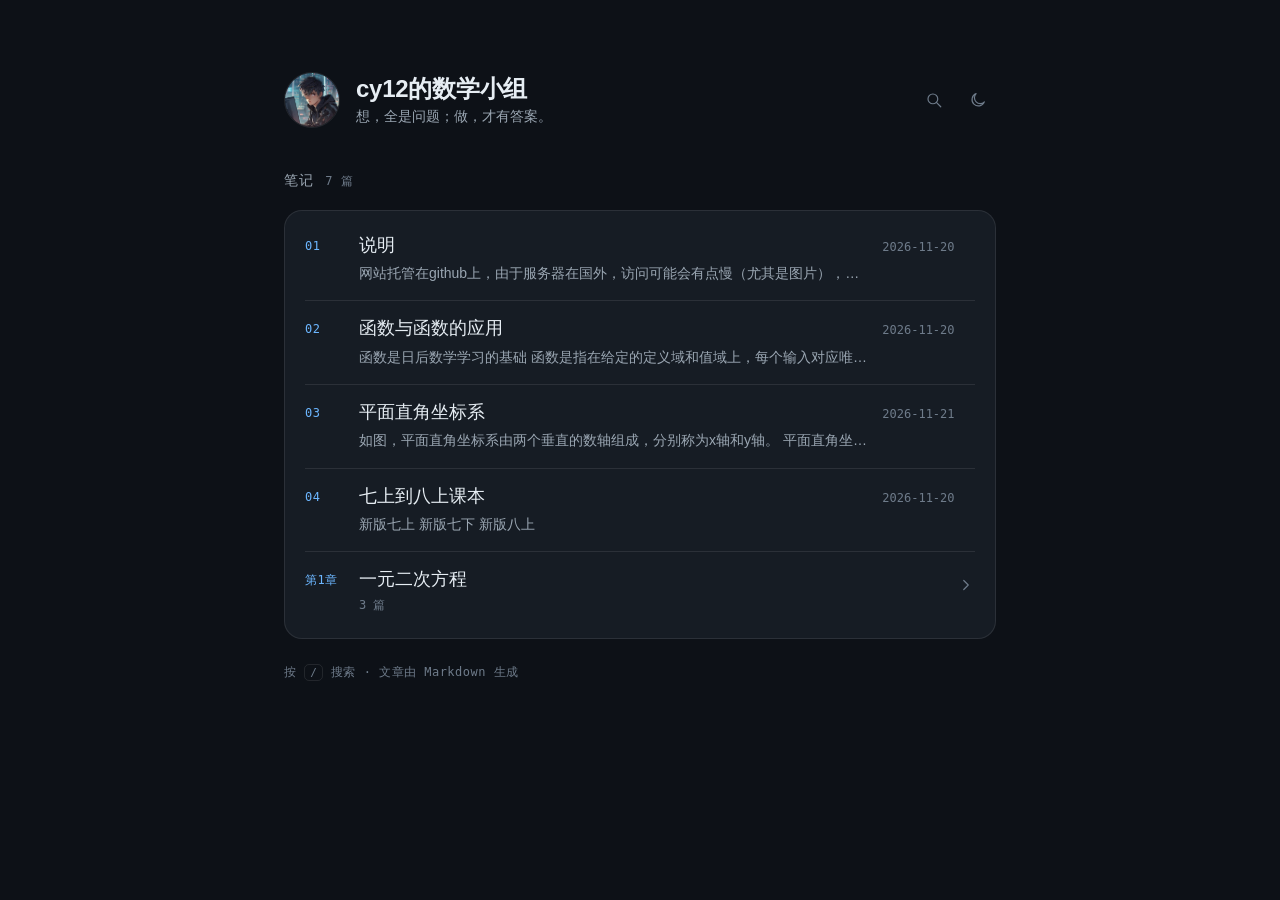
<file: index.html>
<!DOCTYPE html>
<html lang="zh-CN">
<head>
  <meta charset="UTF-8">
  <meta name="viewport" content="width=device-width, initial-scale=1.0">
  <title>cy12的数学小组</title>
  <meta name="description" content="cy12 的数学小组 — 一些有用有趣的数学笔记。">
  <link rel="stylesheet" href="assets/site.css">
  <script>
    try { if (localStorage.getItem('cy12-blog-theme') === 'light') document.documentElement.setAttribute('data-theme', 'light'); } catch (e) {}
  </script>
</head>
<body>
  <div class="container">
    <header class="masthead">
      <img src="avatar.jpg" alt="cy12 的头像" class="avatar" onerror="this.onerror=null;this.src='头像.jpg';">
      <div class="identity">
        <h1>cy12的数学小组</h1>
        <p class="tagline">想，全是问题；做，才有答案。</p>
      </div>
      <div class="tools">
        <button class="tool-btn" id="searchBtn" type="button" aria-label="搜索文章" title="搜索 (/)">
          <svg viewBox="0 0 24 24" aria-hidden="true"><circle cx="10.5" cy="10.5" r="6.5"/><line x1="15.2" y1="15.2" x2="21" y2="21"/></svg>
        </button>
        <button class="tool-btn" id="themeBtn" type="button" aria-label="切换深浅色" aria-pressed="false">
          <svg viewBox="0 0 24 24" aria-hidden="true"><path d="M20.5 14.5A8.5 8.5 0 1 1 9.5 3.5a7 7 0 0 0 11 11z"/></svg>
        </button>
      </div>
    </header>

    <div class="index-head">
      <h2>笔记</h2>
      <span class="count" id="articleCount"></span>
    </div>

    <div class="card article-list" id="articleList">
      <!-- ARTICLES:START -->
      <a class="article-row" href="blogs/1-说明.html" data-title="说明" data-summary="网站托管在github上，由于服务器在国外，访问可能会有点慢（尤其是图片），所以网站删去了动画和大部分图片，可能感觉生硬，不过换来了不错…" data-tags="" data-chapter="">
        <span class="row-index">01</span>
        <span class="row-main">
          <span class="article-title">说明</span>
          <span class="row-summary">网站托管在github上，由于服务器在国外，访问可能会有点慢（尤其是图片），所以网站删去了动画和大部分图片，可能感觉生硬，不过换来了不错…</span>
        </span>
        <span class="row-meta">2026-11-20 <span class="row-arrow">↗</span></span>
      </a>
      <a class="article-row" href="blogs/2-函数与函数的应用.html" data-title="函数与函数的应用" data-summary="函数是日后数学学习的基础 函数是指在给定的定义域和值域上，每个输入对应唯一输出的映射关系。" data-tags="" data-chapter="">
        <span class="row-index">02</span>
        <span class="row-main">
          <span class="article-title">函数与函数的应用</span>
          <span class="row-summary">函数是日后数学学习的基础 函数是指在给定的定义域和值域上，每个输入对应唯一输出的映射关系。</span>
        </span>
        <span class="row-meta">2026-11-20 <span class="row-arrow">↗</span></span>
      </a>
      <a class="article-row" href="blogs/3-平面直角坐标系.html" data-title="平面直角坐标系" data-summary="如图，平面直角坐标系由两个垂直的数轴组成，分别称为x轴和y轴。 平面直角坐标系将平面分为四个象限，分别称为第一象限、第二象限、第三象限和…" data-tags="" data-chapter="">
        <span class="row-index">03</span>
        <span class="row-main">
          <span class="article-title">平面直角坐标系</span>
          <span class="row-summary">如图，平面直角坐标系由两个垂直的数轴组成，分别称为x轴和y轴。 平面直角坐标系将平面分为四个象限，分别称为第一象限、第二象限、第三象限和…</span>
        </span>
        <span class="row-meta">2026-11-21 <span class="row-arrow">↗</span></span>
      </a>
      <a class="article-row" href="blogs/4-七上到八上课本.html" data-title="七上到八上课本" data-summary="新版七上 新版七下 新版八上" data-tags="" data-chapter="">
        <span class="row-index">04</span>
        <span class="row-main">
          <span class="article-title">七上到八上课本</span>
          <span class="row-summary">新版七上 新版七下 新版八上</span>
        </span>
        <span class="row-meta">2026-11-20 <span class="row-arrow">↗</span></span>
      </a>
      <button class="chapter-row" type="button" aria-expanded="false" aria-controls="chapter-1">
        <span class="chapter-index">第1章</span>
        <span class="chapter-main">
          <span class="chapter-title">一元二次方程</span>
          <span class="chapter-count">3 篇</span>
        </span>
        <svg class="chapter-chevron" viewBox="0 0 24 24" aria-hidden="true"><polyline points="9 6 15 12 9 18"/></svg>
      </button>
      <div class="chapter-items" id="chapter-1" inert aria-hidden="true">
        <div class="chapter-items-inner">
      <a class="article-row is-in-chapter" href="blogs/1-一元二次方程/1.1-基本知识.html" data-title="1.1-基本知识" data-summary="这一部分比较好理解。 a b= ab a b= ab 我们一般将分母含根号的根式化简。" data-tags="" data-chapter="第1章 一元二次方程">
        <span class="row-index">1.1</span>
        <span class="row-main">
          <span class="article-title">1.1-基本知识</span>
          <span class="row-summary">这一部分比较好理解。 a b= ab a b= ab 我们一般将分母含根号的根式化简。</span>
        </span>
        <span class="row-meta">2026-11-22 <span class="row-arrow">↗</span></span>
      </a>
      <a class="article-row is-in-chapter" href="blogs/1-一元二次方程/1.2-求根和求根公式.html" data-title="1.2-求根和求根公式" data-summary="看一道方程： x^2+2x-8=0 这是一道标准的一元二次方程，观察到左边可以因式分解： (x+4)(x-2)=0 因为相乘等于0，所以…" data-tags="" data-chapter="第1章 一元二次方程">
        <span class="row-index">1.2</span>
        <span class="row-main">
          <span class="article-title">1.2-求根和求根公式</span>
          <span class="row-summary">看一道方程： x^2+2x-8=0 这是一道标准的一元二次方程，观察到左边可以因式分解： (x+4)(x-2)=0 因为相乘等于0，所以…</span>
        </span>
        <span class="row-meta">2026-11-22 <span class="row-arrow">↗</span></span>
      </a>
      <a class="article-row is-in-chapter" href="blogs/1-一元二次方程/1.3判别式Δ和解的特点.html" data-title="1.3判别式Δ和解的特点" data-summary="在1.2中，我们推导出了一元二次方程的求根公式： x= -b b^2-4ac2a 我们知道，当a 0时，a无意义。" data-tags="" data-chapter="第1章 一元二次方程">
        <span class="row-index">1.3</span>
        <span class="row-main">
          <span class="article-title">1.3判别式Δ和解的特点</span>
          <span class="row-summary">在1.2中，我们推导出了一元二次方程的求根公式： x= -b b^2-4ac2a 我们知道，当a 0时，a无意义。</span>
        </span>
        <span class="row-meta">2026-11-22 <span class="row-arrow">↗</span></span>
      </a>
        </div>
      </div>
      <!-- ARTICLES:END -->
    </div>

    <footer class="site-footer">按 <kbd>/</kbd> 搜索 · 文章由 Markdown 生成</footer>
  </div>

  <div class="search-overlay" id="searchModal" role="dialog" aria-modal="true" aria-label="搜索文章" hidden>
    <div class="search-panel">
      <div class="search-field">
        <svg viewBox="0 0 24 24" aria-hidden="true"><circle cx="10.5" cy="10.5" r="6.5"/><line x1="15.2" y1="15.2" x2="21" y2="21"/></svg>
        <input id="searchInput" type="search" placeholder="搜索标题或摘要…" aria-label="输入关键词" autocomplete="off">
        <kbd>ESC</kbd>
      </div>
      <div class="search-results" id="searchResults"></div>
      <p class="search-hint">↑↓ 选择 · Enter 打开 · Esc 关闭</p>
    </div>
  </div>

  <script src="assets/site.js"></script>
</body>
</html>
</file>
<file: assets/site.css>
/* cy12 的数学小组 — 共享样式层
   圆角体系见 PROJECT_DESIGN.md §8：corner-shape: squircle + 同心嵌套半径 */

:root {
  --font-sans: -apple-system, BlinkMacSystemFont, "Segoe UI", "PingFang SC", "Microsoft YaHei", "Noto Sans CJK SC", sans-serif;
  --font-mono: ui-monospace, SFMono-Regular, Consolas, "Cascadia Code", monospace;

  --bg: #0d1117;
  --surface: #161c24;
  --elevated: #1b222c;
  --text: #e6edf3;
  --text-2: #9aa6b2;
  --muted: #6e7b8a;
  --accent: #6cb6ff;
  --line: rgba(255, 255, 255, .09);
  --hover: rgba(255, 255, 255, .045);
  --shadow-card: 0 20px 50px rgba(0, 0, 0, .28);
  /* 文章内插图底板固定为浅色，不随主题变化（SVG 线条色固定为 #007799） */
  --img-plate: #fbfaf8;

  --card-pad: 6px;
  --r-card: 18px;
  --r-control: 10px;
  --r-block: 8px;
  --r-inline: 5px;
  --r-card-inner: calc(var(--r-card) - var(--card-pad));

  color-scheme: dark;
}

html[data-theme="light"] {
  --bg: #fbfaf8;
  --surface: #f1eee8;
  --elevated: #eae5db;
  --text: #20242a;
  --text-2: #5b636c;
  --muted: #8b8f96;
  --accent: #0969da;
  --line: rgba(0, 0, 0, .11);
  --hover: rgba(0, 0, 0, .04);
  --shadow-card: 0 20px 50px rgba(38, 32, 22, .11);
  color-scheme: light;
}

/* 超椭圆在相同半径下显得更小（对角线内切 0.22R vs 圆弧 0.41R），
   支持的浏览器把半径放大约 1.8 倍，视觉大小与圆弧回退保持一致 */
@supports (corner-shape: squircle) {
  :root {
    --r-card: 30px;
    --r-control: 17px;
    --r-block: 13px;
    --r-inline: 8px;
  }
}

/* 所有有边界的组件共用同一条形状声明；不支持的浏览器忽略并保留圆弧 */
.card,
.article .content,
.tool-btn,
.search-panel,
.search-field,
.search-hit,
.article-row,
.article-row::before,
.chapter-row,
.chapter-row::before,
.note-nav a,
.content pre,
.content blockquote,
.content code,
.content img,
.tag,
kbd {
  corner-shape: squircle;
}

*, *::before, *::after { box-sizing: border-box; }
[hidden] { display: none !important; }

html { -webkit-text-size-adjust: 100%; }

body {
  margin: 0;
  background: var(--bg);
  color: var(--text);
  font-family: var(--font-sans);
  font-size: 17px;
  line-height: 1.85;
  -webkit-font-smoothing: antialiased;
  transition: background-color .12s ease, color .12s ease;
}

a { color: var(--accent); text-decoration: none; }
svg { display: block; }

:focus-visible { outline: 2px solid var(--accent); outline-offset: 2px; }

.container { max-width: 760px; margin: 0 auto; padding: 72px 24px 80px; }

/* 笔记页宽度：基准 760px，随视口/页面缩放平滑放宽，
   clamp 上下界对应 612/760 ≈ 0.805× 与 984/760 ≈ 1.295×，严格落在 (0.8, 1.3) */
.container.article {
  width: clamp(612px, 76vw, 984px);
  max-width: none;
  padding: 48px 0 72px;
}

/* ── 首页 masthead ─────────────────────────────────────────── */
.masthead { display: flex; align-items: center; gap: 16px; margin-bottom: 40px; }

/* 头像保持正圆，不参与超椭圆形状 */
.avatar {
  flex: 0 0 auto;
  width: 56px; height: 56px;
  object-fit: cover;
  border: 1px solid var(--line);
  border-radius: 50%;
}

.identity { min-width: 0; }
.identity h1 { margin: 0; font-size: 24px; font-weight: 600; line-height: 1.3; letter-spacing: -.01em; }
.tagline { margin: 2px 0 0; font-size: 14px; line-height: 1.5; color: var(--text-2); }
.tools { margin-left: auto; display: flex; gap: 8px; flex: 0 0 auto; }

.tool-btn {
  display: inline-flex; align-items: center; justify-content: center;
  width: 36px; height: 36px; padding: 0;
  background: transparent;
  border: 1px solid transparent;
  border-radius: var(--r-control);
  color: var(--muted);
  cursor: pointer;
  transition: background-color .12s ease, color .12s ease, border-color .12s ease;
}
.tool-btn:hover { background: var(--hover); color: var(--text); border-color: var(--line); }
.tool-btn svg {
  width: 18px; height: 18px;
  fill: none; stroke: currentColor; stroke-width: 1.6;
  stroke-linecap: round; stroke-linejoin: round;
}

/* ── 目录 ──────────────────────────────────────────────────── */
.index-head { display: flex; align-items: baseline; gap: 12px; margin-bottom: 16px; }
.index-head h2 { margin: 0; font-size: 14px; font-weight: 500; letter-spacing: .04em; color: var(--text-2); }
.index-head .count { font: 12px/1.6 var(--font-mono); color: var(--muted); letter-spacing: .04em; }

.card {
  background: var(--surface);
  border: 1px solid var(--line);
  border-radius: var(--r-card);
  padding: var(--card-pad);
}

.article-list { display: block; }

.article-row {
  position: relative; isolation: isolate;
  display: flex; align-items: flex-start; gap: 14px;
  min-height: 56px;
  padding: 16px 14px;
  border-radius: var(--r-card-inner);
  color: var(--text);
  text-decoration: none;
}
.article-row + .article-row::after,
.article-row + .chapter-row::after,
.chapter-row + .chapter-row::after,
.chapter-items + .chapter-row::after {
  content: ''; position: absolute; top: 0; left: 14px; right: 14px;
  height: 1px; background: var(--line);
}
.article-row::before {
  content: ''; position: absolute; inset: 0; z-index: -1;
  background: transparent;
  border-radius: var(--r-card-inner);
  transition: background-color .12s ease;
}
.article-row:hover::before, .article-row:focus-visible::before { background: var(--hover); }
.article-row:hover .article-title, .article-row:focus-visible .article-title { color: var(--accent); }

.row-index {
  flex: 0 0 40px; padding-top: 4px;
  font: 12px/1.6 var(--font-mono); letter-spacing: .04em;
  color: var(--accent);
}

.row-main { flex: 1 1 auto; min-width: 0; }
.article-title { display: block; font-size: 18px; font-weight: 500; line-height: 1.4; }
.row-summary {
  display: -webkit-box; -webkit-line-clamp: 1; -webkit-box-orient: vertical;
  overflow: hidden; margin-top: 4px;
  font-size: 14px; line-height: 1.6; color: var(--text-2);
}
.row-meta {
  flex: 0 0 auto; padding-top: 5px; white-space: nowrap;
  font: 12px/1.6 var(--font-mono); color: var(--muted);
}
.row-arrow { margin-left: 6px; color: var(--accent); opacity: 0; transition: opacity .12s ease; }
.article-row:hover .row-arrow, .article-row:focus-visible .row-arrow { opacity: 1; }

/* ── 章节（顶层文件夹）：默认折叠，点击展开 ────────────────── */
.chapter-row {
  position: relative; isolation: isolate;
  display: flex; align-items: flex-start; gap: 14px;
  width: 100%; min-height: 56px;
  padding: 16px 14px;
  background: transparent; border: 0;
  border-radius: var(--r-card-inner);
  color: var(--text); font: inherit; text-align: left;
  cursor: pointer;
}
.chapter-row::before {
  content: ''; position: absolute; inset: 0; z-index: -1;
  background: transparent; border-radius: var(--r-card-inner);
  transition: background-color .12s ease;
}
.chapter-row:hover::before, .chapter-row:focus-visible::before,
.chapter-row[aria-expanded="true"]::before { background: var(--hover); }
.chapter-row:hover .chapter-title, .chapter-row:focus-visible .chapter-title { color: var(--accent); }

.chapter-index {
  flex: 0 0 40px; padding-top: 4px; white-space: nowrap;
  font: 12px/1.6 var(--font-mono); letter-spacing: .04em;
  color: var(--accent);
}
.chapter-main { flex: 1 1 auto; min-width: 0; }
.chapter-title { display: block; font-size: 18px; font-weight: 500; line-height: 1.4; transition: color .12s ease; }
.chapter-count {
  display: block; margin-top: 4px;
  font: 12px/1.6 var(--font-mono); color: var(--muted);
}
.chapter-chevron {
  flex: 0 0 auto; width: 18px; height: 18px; margin-top: 9px;
  fill: none; stroke: var(--muted); stroke-width: 1.6;
  stroke-linecap: round; stroke-linejoin: round;
  transition: transform .24s ease, stroke .12s ease;
}
.chapter-row:hover .chapter-chevron { stroke: var(--accent); }
.chapter-row[aria-expanded="true"] .chapter-chevron { transform: rotate(90deg); }

/* 展开动画：grid 行从 0fr 过渡到 1fr，高度由内容决定，不需要 JS 量尺寸 */
.chapter-items {
  display: grid;
  grid-template-rows: 0fr;
  transition: grid-template-rows .24s ease;
}
.chapter-items.is-open { grid-template-rows: 1fr; }
.chapter-items-inner { min-height: 0; overflow: hidden; }
.chapter-items .article-row { padding-left: 44px; }
.chapter-items .row-index { flex-basis: 40px; }
.chapter-items-inner > .article-row:first-child::after {
  content: ''; position: absolute; top: 0; left: 14px; right: 14px;
  height: 1px; background: var(--line);
}

.site-footer {
  margin-top: 24px;
  font: 12px/1.6 var(--font-mono); letter-spacing: .04em; color: var(--muted);
}

kbd {
  font: 11px var(--font-mono); color: var(--muted);
  border: 1px solid var(--line); border-radius: var(--r-inline);
  padding: 1px 5px;
}

/* ── 搜索对话框 ────────────────────────────────────────────── */
.search-overlay {
  position: fixed; inset: 0; z-index: 100;
  display: flex; align-items: flex-start; justify-content: center;
  padding: 14vh 20px 20px;
  background: rgba(0, 0, 0, .62);
}
.search-panel {
  width: min(100%, 520px);
  background: var(--surface);
  border: 1px solid var(--line);
  border-radius: var(--r-card);
  padding: 10px;
}
.search-field {
  display: flex; align-items: center; gap: 10px;
  height: 46px; padding: 0 12px;
  background: var(--bg);
  border: 1px solid var(--line);
  border-radius: var(--r-control);
  transition: border-color .12s ease;
}
.search-field:focus-within { border-color: var(--accent); }
.search-field svg {
  flex: 0 0 auto; width: 18px; height: 18px; color: var(--muted);
  fill: none; stroke: currentColor; stroke-width: 1.6;
  stroke-linecap: round; stroke-linejoin: round;
}
.search-field input {
  flex: 1 1 auto; min-width: 0;
  background: transparent; border: 0; outline: 0;
  color: var(--text); font: 16px var(--font-sans);
}
.search-field input::-webkit-search-cancel-button { display: none; }

.search-results { max-height: 300px; overflow-y: auto; margin-top: 8px; }
.search-hit {
  display: block; min-height: 44px; padding: 10px 12px;
  border-radius: var(--r-control);
  color: var(--text);
}
.search-hit:hover, .search-hit.is-active { background: var(--hover); }
.hit-chapter {
  display: block; margin-bottom: 1px;
  font: 11px/1.5 var(--font-mono); color: var(--muted);
}
.hit-title { display: block; font-size: 15px; font-weight: 500; line-height: 1.5; }
.hit-summary {
  display: block; overflow: hidden; text-overflow: ellipsis; white-space: nowrap;
  font-size: 12px; line-height: 1.6; color: var(--text-2);
}
mark { background: transparent; color: var(--accent); }
.search-empty { margin: 0; padding: 16px 12px; font-size: 14px; color: var(--muted); }
.search-hint { margin: 8px 12px 4px; font: 11px var(--font-mono); color: var(--muted); }

/* ── 文章页 ────────────────────────────────────────────────── */
.article-top { display: flex; align-items: center; justify-content: space-between; margin-bottom: 28px; }
.back-link { font: 13px var(--font-mono); letter-spacing: .04em; color: var(--text-2); }
.back-link:hover { color: var(--accent); }

.article-head { margin-bottom: 32px; }
.eyebrow { margin: 0 0 12px; font: 12px var(--font-mono); letter-spacing: .08em; color: var(--accent); }
.article-head h1 { margin: 0 0 10px; font-size: 30px; font-weight: 600; line-height: 1.35; letter-spacing: -.01em; }
.article-head .meta { margin: 0; font: 12px var(--font-mono); color: var(--muted); }

/* 正文卡片：超椭圆圆角 + 单层柔和阴影，宽度随容器 clamp 变化 */
.article .content {
  width: 100%;
  max-width: none;
  padding: 32px clamp(24px, 3.2vw, 44px);
  background: var(--surface);
  border: 1px solid var(--line);
  border-radius: var(--r-card);
  box-shadow: var(--shadow-card);
  counter-reset: section;
  font-size: 17px;
  line-height: 1.85;
}
.content h1, .content h2 {
  counter-increment: section;
  margin: 40px 0 14px; padding-bottom: 8px;
  border-bottom: 1px solid var(--line);
  font-size: 22px; font-weight: 600; line-height: 1.4;
}
.content h1::before, .content h2::before {
  content: counter(section, decimal-leading-zero) " / ";
  margin-right: 6px;
  font: 13px var(--font-mono); letter-spacing: .04em; color: var(--accent);
}
/* 卡片内第一个元素不要再叠章节的 margin-top，避免顶部出现一大块空白 */
.content > :first-child { margin-top: 0; }
.content h3 { margin: 26px 0 10px; font-size: 17px; font-weight: 600; }
.content h4 { margin: 24px 0 8px; font-size: 15px; font-weight: 600; color: var(--text-2); }
.content p { margin: 0 0 14px; }

/* GFM 表格 */
.table-wrap { margin: 18px 0; overflow-x: auto; }
.content table { width: 100%; border-collapse: collapse; font-size: 15px; line-height: 1.7; }
.content th, .content td { padding: 9px 12px; border-bottom: 1px solid var(--line); }
.content th { font-weight: 600; color: var(--text-2); border-bottom-color: var(--accent); white-space: nowrap; }
.content td { font-variant-numeric: tabular-nums; }
.content tr:last-child td { border-bottom: none; }
.content ul, .content ol { margin: 12px 0 16px; padding-left: 20px; }
.content li { margin-bottom: 6px; }
.content a { text-decoration: underline; text-underline-offset: 3px; }
.content hr { margin: 32px 0; border: 0; border-top: 1px solid var(--line); }
.content img {
  max-width: 100%;
  padding: 10px;
  background: var(--img-plate);
  border-radius: var(--r-block);
}
.content code {
  padding: 2px 6px;
  background: var(--elevated); border-radius: var(--r-inline);
  font: 14px var(--font-mono);
}
.content pre {
  margin: 16px 0; padding: 16px; overflow-x: auto;
  background: var(--bg); border: 1px solid var(--line);
  border-radius: var(--r-block); line-height: 1.6;
}
.content pre code { padding: 0; background: none; border-radius: 0; }
.content blockquote {
  margin: 16px 0; padding: 12px 16px;
  background: var(--bg); border-left: 2px solid var(--accent);
  border-radius: var(--r-block); color: var(--text);
}
.tag {
  display: inline-block; margin-right: 6px; padding: 2px 8px;
  background: var(--elevated); border-radius: var(--r-inline);
  font: 11px var(--font-mono); color: var(--text-2);
}

.math-display { margin: 6px 0; padding: 2px 0; overflow-x: auto; text-align: center; }
.content .katex { font-size: 1.05em; }
.math-display .katex { font-size: 1.18em; }

.note-nav {
  display: flex; gap: 12px;
  margin-top: 64px; padding-top: 24px;
  border-top: 1px solid var(--line);
}
.note-nav:empty { display: none; }
.note-nav a {
  flex: 1 1 0; min-width: 0; display: block; padding: 14px 16px;
  background: var(--surface); border: 1px solid var(--line);
  border-radius: var(--r-control); color: var(--text);
  transition: border-color .12s ease;
}
.note-nav a:hover { border-color: var(--accent); }
.nav-label { display: block; margin-bottom: 4px; font: 11px var(--font-mono); color: var(--muted); }
.nav-title { display: block; overflow: hidden; text-overflow: ellipsis; white-space: nowrap; font-size: 15px; font-weight: 500; }
.note-nav .is-next { text-align: right; }

/* ── 响应式 ────────────────────────────────────────────────── */
@media (max-width: 640px) {
  .container { padding: 40px 20px 60px; }
  .container.article { width: auto; max-width: 100%; padding: 40px 20px 60px; }
  .masthead { gap: 12px; margin-bottom: 32px; }
  .avatar { width: 44px; height: 44px; }
  .identity h1 { font-size: 20px; overflow-wrap: anywhere; }
  .tagline { font-size: 13px; overflow-wrap: anywhere; }
  .tools { gap: 4px; }
  .article-row { gap: 10px; padding: 14px 10px; }
  .article-row + .article-row::after,
  .article-row + .chapter-row::after,
  .chapter-row + .chapter-row::after,
  .chapter-items + .chapter-row::after,
  .chapter-items-inner > .article-row:first-child::after { left: 10px; right: 10px; }
  .row-index { flex-basis: 34px; font-size: 11px; }
  .chapter-row { gap: 10px; padding: 14px 10px; }
  .chapter-index { flex-basis: 34px; font-size: 11px; }
  .chapter-title { font-size: 16px; }
  .chapter-items .article-row { padding-left: 22px; }
  .chapter-items .row-index { flex-basis: 34px; }
  .article-title { font-size: 16px; }
  .row-summary { -webkit-line-clamp: 2; font-size: 13px; }
  .row-meta { display: none; }
  .article-top { margin-bottom: 32px; }
  .article-head { margin-bottom: 40px; }
  .article-head h1 { font-size: 25px; }
  .article .content { padding: 24px 18px; font-size: 16px; line-height: 1.8; }
  .content h1, .content h2 { margin-top: 32px; font-size: 20px; }
  .note-nav { flex-direction: column; }
  .note-nav .is-next { text-align: left; }
  .search-overlay { padding: 10vh 14px 14px; }
}

@media (prefers-reduced-motion: reduce) {
  *, *::before, *::after { transition: none !important; animation: none !important; }
}
</file>
